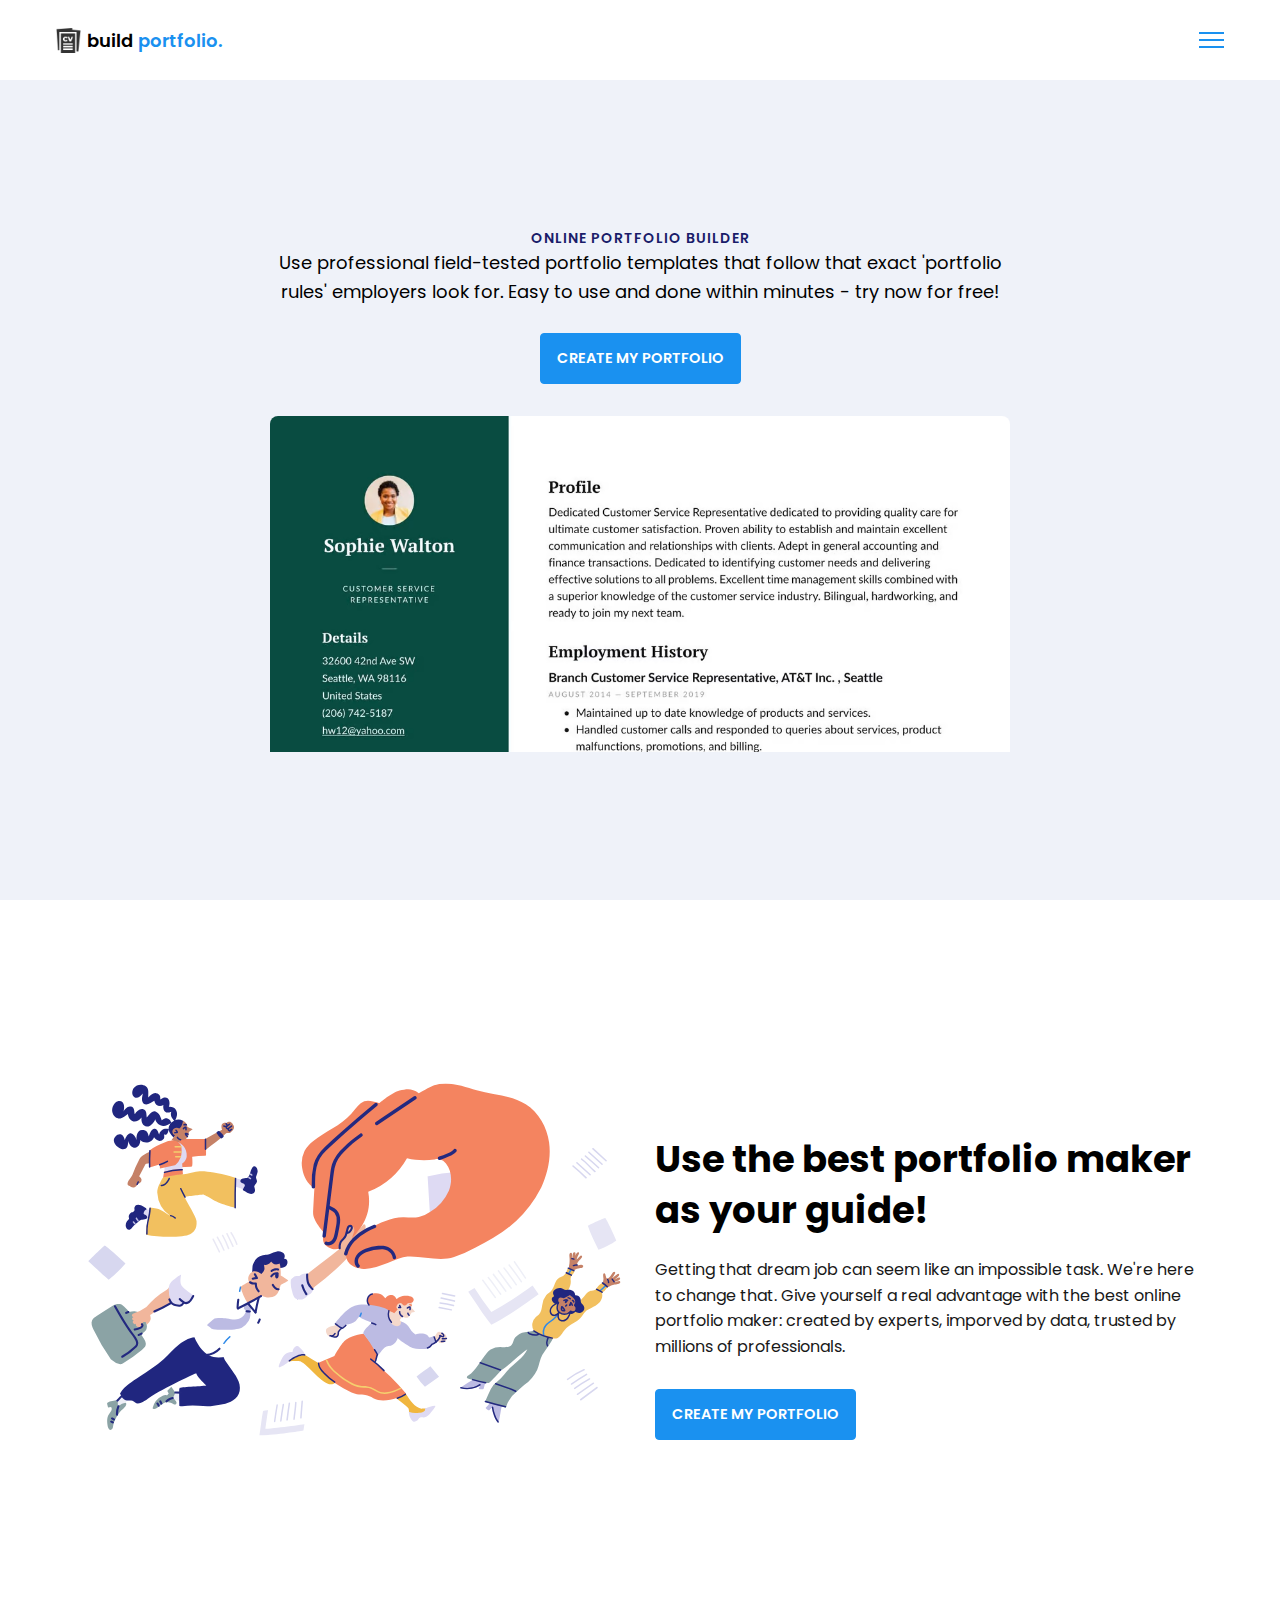
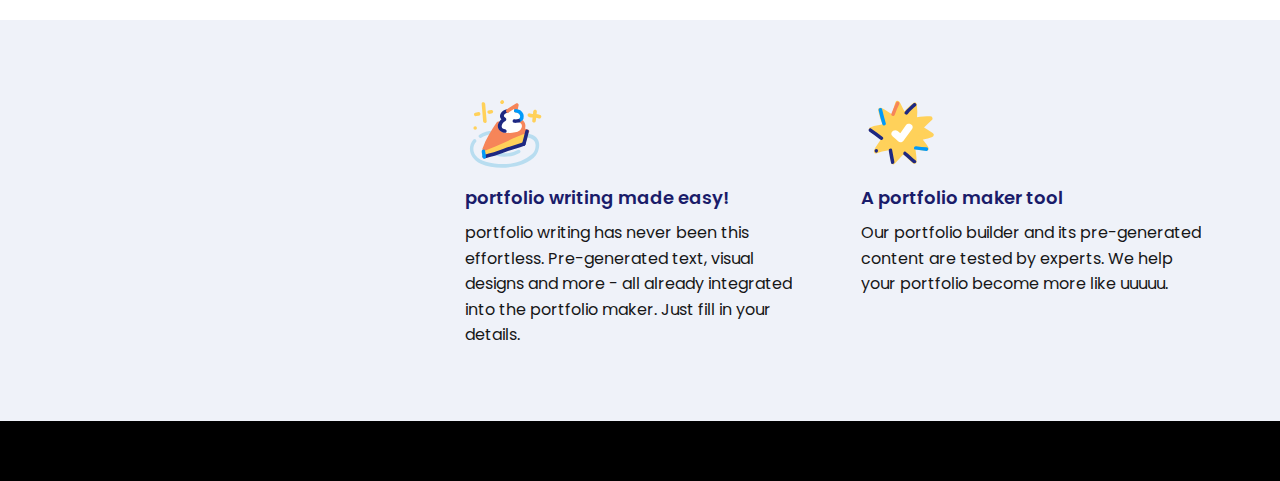
<file: Portfolio-builder-using-vanilla-javascript-master/index.html>
<!DOCTYPE html>
<html>
    <head>
        <meta charset="utf-8">
        <meta http-equiv="X-UA-Compatible" content="IE=edge">
        <title>Home Page</title>
        <meta name="description" content="">
        <meta name="viewport" content="width=device-width, initial-scale=1">
        <link rel="stylesheet" href="assets/css/main.css">
    </head>
    <body>

        <nav class = "navbar bg-white">
            <div class="container">
                <div class = "navbar-content">
                    <div class = "brand-and-toggler">
                        <a href = "index.html" class = "navbar-brand">
                            <img src = "assets/images/curriculum-vitae.png" alt = "" class = "navbar-brand-icon">
                            <span class = "navbar-brand-text">build <span>portfolio.</span>
                        </a>
                        <button type = "button" class = "navbar-toggler-btn">
                            <div class = "bars">
                                <div class = "bar"></div>
                                <div class = "bar"></div>
                                <div class = "bar"></div>
                            </div>
                        </button>
                    </div>
                </div>
            </div>
        </nav>

        <header class = "header bg-bright" id = "header">
            <div class = "container">
                <div class = "header-content text-center">
                    <h6 class = "text-uppercase text-blue-dark fs-14 fw-6 ls-1">online portfolio builder</h6>
                    <!-- <h1 class = "lg-title">Only 2% of portfolio make it pas the first round. Be in the top 2%</h1> -->
                    <p class = "text-dark fs-18">Use professional field-tested portfolio templates that follow that exact 'portfolio rules' employers look for. Easy to use and done within minutes - try now for free!</p>
                    <a href = "resume.html" class = "btn btn-primary text-uppercase">create my portfolio</a>
                    <img src = "assets/images/dublin-resume-templates.avif">
                </div>
            </div>
        </header>

        <div class="section-one">
            <div class="container">
                <div class = "section-one-content">
                    <div class="section-one-l">
                        <img src = "assets/images/visual-0c7080adf17f1f207276f613447c924f667dab34b7ac415cd7ef653172defd0b.svg">
                    </div>
                    <div class = "section-one-r text-center">
                        <h2 class = "lg-title">Use the best portfolio maker as your guide!</h2>
                        <p class = "text">Getting that dream job can seem like an impossible task. We're here to change that. Give yourself a real advantage with the best online portfolio maker: created by experts, imporved by data, trusted by millions of professionals.</p>
                        <div class = "btn-group">
                            <a href = "resume.html" class = "btn btn-primary text-uppercase">create my portfolio</a>
                            <!-- <a href = "#" class = "btn btn-secondary text-uppercase">watch video</a> -->
                        </div>
                    </div>
                </div>
            </div>
        </div>

        <div class = "section-two bg-bright">
            <div class="container">
                <div class="section-two-content">
                    <div class = "section-items">
                        <div class = "section-item">
                            <div class = "section-item-icon">
                                <!-- <img src = "assets/images/feature-1-edf4481d69166ac81917d1e40e6597c8d61aa970ad44367ce78049bf830fbda5.svg" alt = ""> -->
                            </div>
                            <!-- <h5 class = "section-item-title">Make a portfolio that wins interviews!</h5> -->
                            <!-- <p class = "text">Use our portfolio maker with its advanced creation tools to tell professional story that engages recruiters, hiring managers and even CEOs.</p> -->
                        </div>

                        <div class = "section-item">
                            <div class = "section-item-icon">
                                <img src = "assets/images/feature-2-a7a471bd973c02a55d1b3f8aff578cd3c9a4c5ac4fc74423d94ecc04aef3492b.svg" alt = "">
                            </div>
                            <h5 class = "section-item-title">portfolio writing made easy!</h5>
                            <p class = "text">portfolio writing has never been this effortless. Pre-generated text, visual designs and more - all already integrated into the portfolio maker. Just fill in your details.</p>
                        </div>

                        <div class = "section-item">
                            <div class = "section-item-icon">
                                <img src = "assets/images/feature-3-4e87a82f83e260488c36f8105e26f439fdc3ee5009372bb5e12d9421f32eabdd.svg" alt = "">
                            </div>
                            <h5 class = "section-item-title">A portfolio maker tool</h5>
                            <p class = "text">Our portfolio builder and its pre-generated content are tested by  experts. We help your portfolio become more like uuuuu.</p>
                        </div>
                    </div>
                </div>
            </div>
        </div>

        <footer class = "footer bg-dark">
            <div class="container">
                <div class = "footer-content text-center">
                    <!-- <p class="fs-15">&copy;Copyright 2022. All Rights Reserved - <span>build.resume</span></p> -->
                </div>
            </div>
        </footer>
        
    </body>
</html>
</file>
<file: Portfolio-builder-using-vanilla-javascript-master/assets/css/main.css>
@import url('https://fonts.googleapis.com/css2?family=Manrope:wght@200;300;400;500;600;700;800&family=Poppins:ital,wght@0,100;0,200;0,300;0,400;0,500;0,600;0,700;0,800;0,900;1,100;1,200;1,300;1,400;1,500;1,600;1,700;1,800;1,900&display=swap');

:root{
    --clr-blue: #1A91F0;
    --clr-blue-mid: #1170CD;
    --clr-blue-dark: #1A1C6A;
    --clr-white: #fff;
    --clr-bright: #EFF2F9;
    --clr-dark: #000000;
    --clr-black: #000;
    --clr-grey: #000001;
    --clr-green: #084C41;
    --font-poppins: 'Poppins', sans-serif;
    --font-manrope: 'Manrope', sans-serif;;
    --transition: all 300ms ease-in-out;
}

*{
    padding: 0;
    margin: 0;
    box-sizing: border-box;
}

html{
    font-size: 10px;
}

body{
    font-size: 1.6rem;
    font-family: var(--font-poppins);
}

button{
    border: none;
    background-color: transparent;
    outline: 0;
    cursor: pointer;
    font-family: inherit;
}

img{
    width: 100%;
    display: block;
}

a{
    text-decoration: none;
}

/* fonts */
.font-poppins{font-family: var(--font-poppins);}
.font-manrope{font-family: var(--font-manrope);}

/* text colors */
.text-blue{color: var(--clr-blue);}
.text-blue-mid{color: var(--clr-blue-mid);}
.text-blue-dark{color: var(--clr-blue-dark);}
.text-bright{color: var(--clr-bright);}
.text-dark{color: var(--clr-dark);}
.text-grey{color: var(--clr-grey);}
.text-white{color: var(--clr-white);}

/* backgrounds */
.bg-blue{background-color: var(--clr-blue);}
.bg-blue-mid{background-color: var(--clr-blue-mid);}
.bg-blue-dark{background-color: var(--clr-blue-dark);}
.bg-bright{background-color: var(--clr-bright);}
.bg-dark{background-color: var(--clr-dark);}
.bg-grey{background-color: var(--clr-grey);}
.bg-white{background-color: var(--clr-white);}
.bg-black{background-color: var(--clr-black);}
.bg-green{background-color: var(--clr-green);}

.text-center{ text-align: center;}
.text-left{text-align: left;}
.text-right{text-align: right;}
.text-uppercase{text-transform: uppercase;}
.text-lowercase{text-transform: lowercase;}
.text-capitalize{text-transform: capitalize;}
.text{
    color: var(--clr-dark);
    opacity: 0.9;
    margin: 2rem 0;
    line-height: 1.6;
}

.fw-2{font-weight: 200;}
.fw-3{font-weight: 300;}
.fw-4{font-weight: 400;}
.fw-5{font-weight: 500;}
.fw-6{font-weight: 600;}
.fw-7{font-weight: 700;}
.fw-8{font-weight: 800;}

.fs-13{font-size: 13px;}
.fs-14{font-size: 14px;}
.fs-15{font-size: 15px;}
.fs-16{font-size: 16px;}
.fs-17{font-size: 17px;}
.fs-18{font-size: 18px;}
.fs-19{font-size: 19px;}
.fs-20{font-size: 20px;}
.fs-21{font-size: 21px;}
.fs-22{font-size: 22px;}
.fs-23{font-size: 23px;}
.fs-24{font-size: 24px;}
.fs-25{font-size: 25px;}

.ls-1{letter-spacing: 1px;}
.ls-2{letter-spacing: 2px;}

.container{
    max-width: 1200px;
    margin: 0 auto;
    padding: 0 1.6rem;
}

/* bars button */
.bars{
    display: flex;
    flex-direction: column;
    justify-content: space-between;
    height: 16.5px;
    width: 25px;
}
.bars .bar{
    width: 100%;
    height: 2px;
    background-color: var(--clr-blue);
    transition: var(--transition);
}

.bars:hover .bar{
    background-color: var(--clr-dark);
}

/* buttons */
.btn{
    font-size: 14.5px;
    font-weight: 600;
    padding: 1.4rem 1.6rem;
    border-radius: 4px;
    display: inline-block;
}

.btn-primary{
    background-color: var(--clr-blue);
    color: var(--clr-white);
    border: 1px solid var(--clr-blue);
    transition: var(--transition);
}

.btn-primary:hover{
    background-color: transparent;
    color: var(--clr-dark);
    border-color: var(--clr-grey);
}

.btn-secondary{
    background-color: transparent;
    color: var(--clr-dark);
    border: 1px solid var(--clr-grey);
    transition: var(--transition);
}

.btn-secondary:hover{
    background-color: var(--clr-blue);
    color: var(--clr-white);
    border-color: var(--clr-blue);
}

.btn-group button:first-child, .btn-group a:first-child{
    margin-right: 1rem!important;
}

/* navbar part */
.navbar{
    height: 80px;
    display: flex;
    align-items: center;
    box-shadow: rgba(0, 0, 0, 0.08) 0px 3px 8px;
}

.navbar .container{
    width: 100%;
}

.navbar-brand{
    display: flex;
    align-items: center;
    justify-content: flex-start;
    font-size: 1.8rem;
}
.navbar-brand-text{
    color: var(--clr-dark);
    font-weight: 600;
}
.navbar-brand-text span{
    color: var(--clr-blue);
}
.navbar-brand-icon{
    width: 25px;
    margin-right: 6px;
    opacity: 0.8;
}
.brand-and-toggler{
    display: flex;
    align-items: center;
    justify-content: space-between;
}
.header{
    min-height: calc(100vh - 80px);
    display: flex;
    flex-direction: column;
    align-items: center;
    justify-content: center;
}
.header-content{
    max-width: 740px;
    margin-right: auto;
    margin-left: auto;
}
.header-content img{
    max-width: 760px;
    border-top-right-radius: 8px;
    border-top-left-radius: 8px;
    margin-top: 3.2rem;
}
.lg-title{
    margin: 1.4rem 0;
    font-size: 37px;
    line-height: 1.4;
    color: var(--clr-dark);
}
.header-content p{
    margin-bottom: 2.6rem;
    line-height: 1.6;
}


/* section one */
.section-one{
    padding: 64px 0;
    min-height: 80vh;
    display: flex;
    align-items: center;
}
.section-one-l img{
    max-width: 545px;
    margin-right: auto;
    margin-left: auto;
}
.section-one-r{
    margin-top: 4rem;
}

.section-one .btn-group{
    margin-top: 2rem;
}
.section-one-r{
    max-width: 545px;
    margin-right: auto;
    margin-left: auto;
}
.section-one-r .btn-group{
    margin-top: 3rem;
}

/* section two */
.section-two{
    padding: 64px 0;
}
.section-two .section-items{
    display: grid;
    gap: 2rem;
}

.section-two .section-item{
    max-width: 350px;
    text-align: center;
    margin-right: auto;
    margin-left: auto;
}
.section-two .section-item-icon{
    margin: 1rem 0;
}
.section-two .section-item-icon img{
    width: 80px;
    margin-right: auto;
    margin-left: auto;
}
.section-two .section-item-title{
    color: var(--clr-blue-dark);
    font-size: 1.8rem;
    font-weight: 600;
}
.section-two .text{
    margin: 0.9rem 0;
}

/* footer */
.footer{
    padding: 3rem 0;
}
.footer-content p{
    color: var(--clr-grey);
}
.footer-content p span{
    color: var(--clr-white);
}

/* media queries */
@media screen and (min-width: 768px){
    .section-two .section-items{
        grid-template-columns: repeat(2, 1fr);
    }
}

@media screen and (min-width: 992px){
    .section-one-content{
        display: grid;
        grid-template-columns: repeat(2, 1fr);
        column-gap: 3rem;
    }
    .section-one-r{
        text-align: left;
    }
    .section-two .section-items{
        grid-template-columns: repeat(3, 1fr);
    }
    .section-two .section-item{
        text-align: left;
    }
    .section-two .section-item-icon img{
        margin-left: 0;
    }
}



/* resume page */
#about-sc{
    padding: 64px 0;
}

.cv-form-row-title{
    background-color: var(--clr-dark);
    padding: 0.8rem 1.6rem;
    margin-bottom: 2rem;
}

.cv-form-row-title h3{
    color: var(--clr-white);
    font-weight: 500;
    text-transform: uppercase;
    letter-spacing: 1.5px;
    font-size: 1.7rem;
}
.cv-form-blk{
    margin: 3rem 0;
}
.cv-form-row{
    padding: 3rem 2rem 0 2rem;
    border: 1px solid rgba(0, 0, 0, 0.08);
    margin-bottom: 1rem;
    position: relative;
}
textarea{
    resize: none;
}
.form-elem{
    margin-bottom: 3rem;
    position: relative;
}
.form-label{
    display: block;
    font-weight: 600;
    font-size: 14px;
    color: var(--clr-dark);
    margin-bottom: 0.5rem;
}
.form-control{
    border-radius: none;
    border: 1px solid rgba(0, 0, 0, 0.1);
    font-size: 14px;
    padding: 0.8rem 1.6rem;
    font-family: inherit;
    width: 100%;
    outline: 0;
    transition: var(--transition);
}

.form-control:focus{
    border-color: rgba(0, 0, 0, 0.3);
}
.form-text{
    color: #ca0b00;
    font-size: 12px;
    position: absolute;
    letter-spacing: 0.5px;
    top: calc(100% + 2px);
    left: 0;
    width: 100%;
}
.cols-3, .cols-2{
    display: grid;
}
.repeater-add-btn{
    width: 25px;
    height: 25px;
    background-color: var(--clr-blue-mid);
    font-size: 1.6rem;
    color: var(--clr-white);
    margin: 1rem 0;
}
.repeater-remove-btn{
    position: absolute;
    top: 10px;
    right: 10px;
    z-index: 999;
    width: 25px;
    height: 25px;
    border-radius: 50%;
    background-color: #ca0b00;
    color: var(--clr-white);
    font-size: 1.6rem;
}

/* preview section */
.preview-cnt{
    border-radius: 5px;
    display: grid;
    grid-template-columns: 32% auto;
    box-shadow: rgba(2, 9, 17, 0.577) 0px 8px 24px;
    overflow: hidden;
}

.preview-cnt-l{
    padding: 3rem 3rem 2rem 3rem;
}
.preview-cnt-r{
    padding: 3rem 3rem 3rem 4rem;
}
.preview-cnt-l .preview-blk:nth-child(1){
    text-align: center;
}
.preview-image{
    width: 120px;
    height: 120px;
    border-radius: 50%;
    overflow: hidden;
    margin-right: auto;
    margin-left: auto;
}
.preview-image img{
    width: 100%;
    height: 100%;
    object-fit: cover;
}
.preview-item-name{
    font-size: 2.4rem;
    font-weight: 600;
    margin: 1.8rem 0;
    position: relative;
}
.preview-item-name::after{
    position: absolute;
    content: "";
    bottom: -10px;
    width: 50px;
    height: 1.5px;
    background-color: rgba(4, 0, 0, 0.5);
    left: 50%;
    transform: translateX(-50%);
}
.preview-blk{
    padding: 1rem 0;
    margin-bottom: 1rem;
}
.preview-blk-title h3{
    text-transform: uppercase;
    letter-spacing: 0.5px;
    border-bottom: 0.5px solid rgba(0, 0, 0, 0.08);
    padding-bottom: 0.5rem;
}
.preview-blk-title{
    margin-bottom: 1rem;
}
.preview-blk-list .preview-item{
    font-size: 1.5rem;
    margin-bottom: 0.2rem;
    opacity: 0.95;
}
.preview-cnt-r .preview-blk-title{
    color: var(--clr-dark);
}
.preview-cnt-r .preview-blk-list .preview-item{
    margin-top: 1.8rem;
}

.achievements-items.preview-blk-list .preview-item span:first-child,
.educations-items.preview-blk-list .preview-item span:first-child,
.experiences-items.preview-blk-list .preview-item span:first-child{
    display: block;
    font-weight: 600;
    margin-bottom: 1rem;
    background-color: rgba(0, 0, 0, 0.03);
}

.educations-items.preview-blk-list .preview-item span:nth-child(2),
.experiences-items.preview-blk-list .preview-item span:nth-child(2){
    font-weight: 600;
    margin-right: 1rem;
}

.educations-items.preview-blk-list .preview-item span:nth-child(3),
.experiences-items.preview-blk-list .preview-item span:nth-child(3){
    font-style: italic;
    margin-right: 1rem;
}

.educations-items.preview-blk-list .preview-item span:nth-child(4),
.educations-items.preview-blk-list .preview-item span:nth-child(5),
.experiences-items.preview-blk-list .preview-item span:nth-child(4),
.experiences-items.preview-blk-list .preview-item span:nth-child(5){
    margin-right: 1rem;
    background-color: var(--clr-green);
    color: var(--clr-white);
    padding: 0 1rem;
    border-radius: 0.6rem;
}

.educations-items.preview-blk-list .preview-item span:nth-child(6),
.experiences-items.preview-blk-list .preview-item span:nth-child(6){
    font-size: 13.5px;
    display: block;
    opacity: 0.8;
    margin-top: 1rem;
}
.projects-items.preview-blk-list .preview-item span{
    display: block;
}

@media screen and (min-width: 768px){
    .cols-3{
        grid-template-columns: repeat(3, 1fr);
        column-gap: 2rem;
    }
    .cols-2{
        grid-template-columns: repeat(2, 1fr);
        column-gap: 2rem;
    }
}

@media screen and (min-width: 992px){
    .cv-form-row{
        padding: 3rem 3rem 0rem 3rem;
    }
    .cols-3{
        grid-template-columns: repeat(3, 1fr);
    }
}

.print-btn-sc{
    margin: 2rem 0 6rem 0;
}

/* print section */
@media print{
    body *{
        visibility: hidden;
    }

    .non_print_area{
        display: none;
    }

    .print_area, .print_area *{
        visibility: visible;
    }

    .print_area{
        width: 100%;
        position: absolute;
        left: 0;
        top: 0;
        overflow: hidden;
    }
}
</file>
